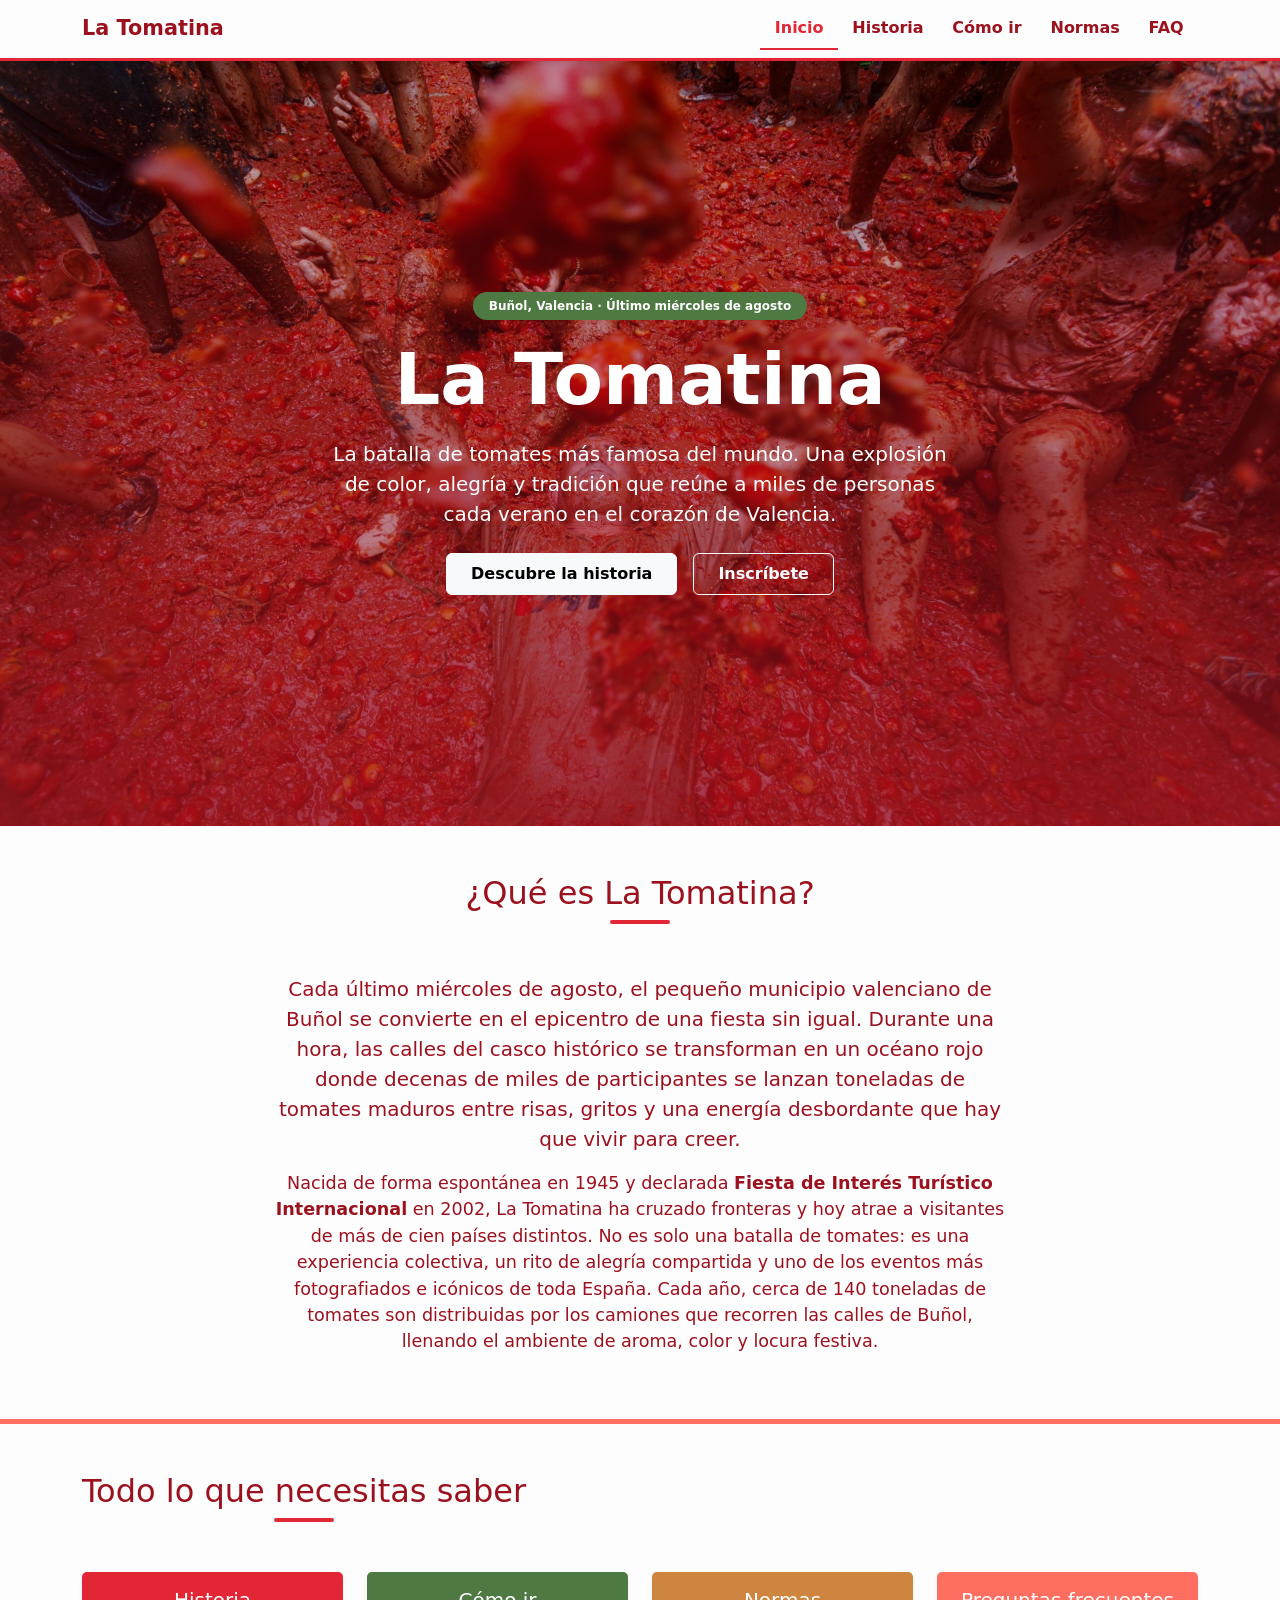
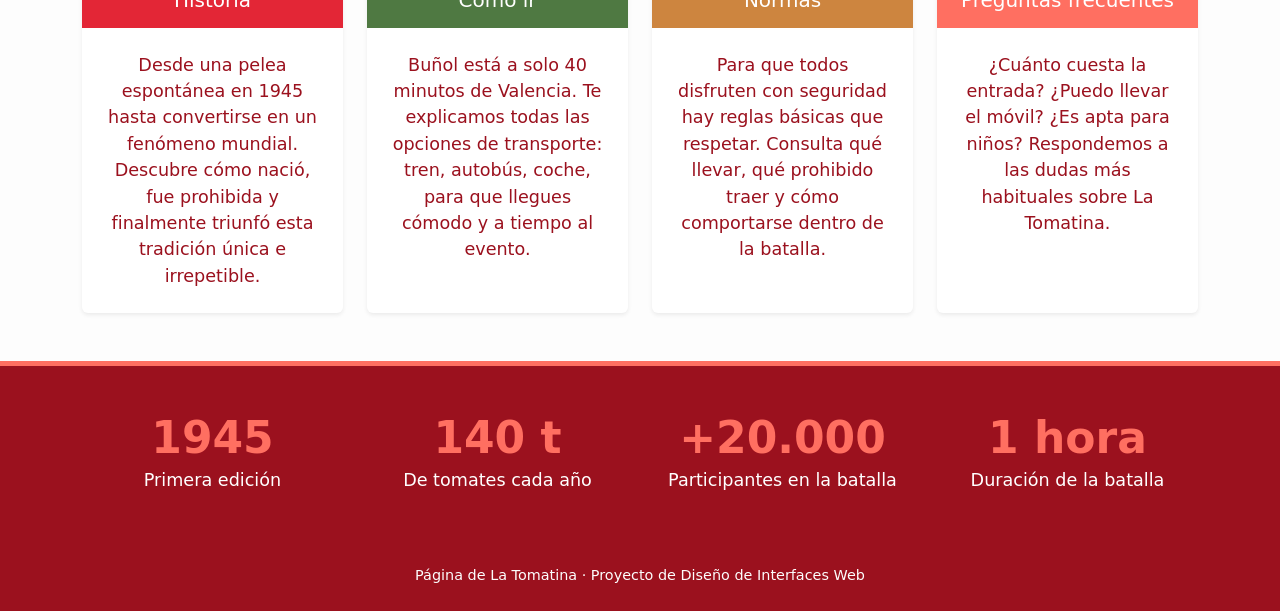
<file: index.html>
<!doctype html>
<html lang="es">
  <head>
    <meta charset="UTF-8" />
    <meta name="viewport" content="width=device-width, initial-scale=1.0" />
    <title>La Tomatina de Buñol</title>
    <link
      href="https://cdn.jsdelivr.net/npm/bootstrap@5.0.2/dist/css/bootstrap.min.css"
      rel="stylesheet"
      integrity="sha384-EVSTQN3/azprG1Anm3QDgpJLIm9Nao0Yz1ztcQTwFspd3yD65VohhpuuCOmLASjC"
      crossorigin="anonymous"
    />
    <script
      src="https://cdn.jsdelivr.net/npm/bootstrap@5.0.2/dist/js/bootstrap.bundle.min.js"
      integrity="sha384-MrcW6ZMFYlzcLA8Nl+NtUVF0sA7MsXsP1UyJoMp4YLEuNSfAP+JcXn/tWtIaxVXM"
      crossorigin="anonymous"
    ></script>
    <link rel="stylesheet" href="css/style.css" />
  </head>
  <body>

    <nav class="navbar navbar-expand-lg sticky-top" aria-label="Navegación principal">
      <div class="container">
        <a class="navbar-brand" href="index.html">La Tomatina</a>
        <button
          class="navbar-toggler"
          type="button"
          data-bs-toggle="collapse"
          data-bs-target="#navbarMain"
          aria-controls="navbarMain"
          aria-expanded="false"
          aria-label="Abrir menú de navegación"
        >
          <span class="navbar-toggler-icon"></span>
        </button>
        <div class="collapse navbar-collapse" id="navbarMain">
          <ul class="navbar-nav ms-auto mb-2 mb-lg-0">
            <li class="nav-item"><a class="nav-link active" aria-current="page" href="index.html">Inicio</a></li>
            <li class="nav-item"><a class="nav-link" href="historia.html">Historia</a></li>
            <li class="nav-item"><a class="nav-link" href="comoir.html">Cómo ir</a></li>
            <li class="nav-item"><a class="nav-link" href="normas.html">Normas</a></li>
            <li class="nav-item"><a class="nav-link" href="faq.html">FAQ</a></li>
          </ul>
        </div>
      </div>
    </nav>

    <section class="position-relative" aria-label="Portada de La Tomatina">
      <img
        src="images/c3.jpg"
        class="hero-img"
        alt="Participantes cubiertos de tomates durante la batalla de La Tomatina en Buñol"
      />
      <div class="hero-overlay position-absolute top-0 start-0 w-100 h-100 d-flex flex-column justify-content-center align-items-center text-center">
        <span class="badge bg-tallo rounded-pill px-3 py-2 mb-3">Buñol, Valencia &middot; Último miércoles de agosto</span>
        <h1 class="display-2 fw-bold text-white mb-3">La Tomatina</h1>
        <p class="lead text-white mb-4 col-12 col-md-8 col-lg-6">
          La batalla de tomates más famosa del mundo. Una explosión de color, alegría y tradición que reúne a miles de personas cada verano en el corazón de Valencia.
        </p>
        <div class="d-flex flex-wrap gap-3 justify-content-center">
          <a href="historia.html" class="btn btn-light fw-semibold px-4 py-2">Descubre la historia</a>
          <a href="normas.html" class="btn btn-outline-light fw-semibold px-4 py-2">Inscríbete</a>
        </div>
      </div>
    </section>

    <section class="py-5">
      <div class="container">
        <div class="row justify-content-center">
          <div class="col-12 col-md-10 col-lg-8 text-center">
            <h2 class="mb-4 titulo-decorado">¿Qué es La Tomatina?</h2>
            <p class="lead mt-3">
              Cada último miércoles de agosto, el pequeño municipio valenciano de Buñol se convierte en el epicentro de una fiesta sin igual. Durante una hora, las calles del casco histórico se transforman en un océano rojo donde decenas de miles de participantes se lanzan toneladas de tomates maduros entre risas, gritos y una energía desbordante que hay que vivir para creer.
            </p>
            <p>
              Nacida de forma espontánea en 1945 y declarada <strong>Fiesta de Interés Turístico Internacional</strong> en 2002, La Tomatina ha cruzado fronteras y hoy atrae a visitantes de más de cien países distintos. No es solo una batalla de tomates: es una experiencia colectiva, un rito de alegría compartida y uno de los eventos más fotografiados e icónicos de toda España. Cada año, cerca de 140 toneladas de tomates son distribuidas por los camiones que recorren las calles de Buñol, llenando el ambiente de aroma, color y locura festiva.
            </p>
          </div>
        </div>
      </div>
    </section>

    <section class="py-5 bg-blanco-sucio franja-color" aria-label="Secciones principales de la web">
      <div class="container">
        <h2 class="text-center mb-2 titulo-decorado">Todo lo que necesitas saber</h2>
        <div class="row row-cols-1 row-cols-sm-2 row-cols-xl-4 g-4 mt-2">

          <div class="col">
            <a href="historia.html" class="text-decoration-none" aria-label="Ir a Historia">
              <div class="card card-hover h-100 border-0 shadow-sm">
                <div class="card-header bg-tomate-intenso text-white text-center py-3 border-0">
                  <h3 class="h5 mb-0 text-white">Historia</h3>
                </div>
                <div class="card-body text-center p-4">
                  <p class="card-text">
                    Desde una pelea espontánea en 1945 hasta convertirse en un fenómeno mundial. Descubre cómo nació, fue prohibida y finalmente triunfó esta tradición única e irrepetible.
                  </p>
                </div>
              </div>
            </a>
          </div>

          <div class="col">
            <a href="comoir.html" class="text-decoration-none" aria-label="Ir a Cómo ir">
              <div class="card card-hover h-100 border-0 shadow-sm">
                <div class="card-header bg-tallo text-white text-center py-3 border-0">
                  <h3 class="h5 mb-0 text-white">Cómo ir</h3>
                </div>
                <div class="card-body text-center p-4">
                  <p class="card-text">
                    Buñol está a solo 40 minutos de Valencia. Te explicamos todas las opciones de transporte: tren, autobús, coche, para que llegues cómodo y a tiempo al evento.
                  </p>
                </div>
              </div>
            </a>
          </div>

          <div class="col">
            <a href="normas.html" class="text-decoration-none" aria-label="Ir a Normas e inscripción">
              <div class="card card-hover h-100 border-0 shadow-sm">
                <div class="card-header bg-pueblo text-white text-center py-3 border-0">
                  <h3 class="h5 mb-0 text-white">Normas</h3>
                </div>
                <div class="card-body text-center p-4">
                  <p class="card-text">
                    Para que todos disfruten con seguridad hay reglas básicas que respetar. Consulta qué llevar, qué prohibido traer y cómo comportarse dentro de la batalla.
                  </p>
                </div>
              </div>
            </a>
          </div>

          <div class="col">
            <a href="faq.html" class="text-decoration-none" aria-label="Ir a Preguntas frecuentes">
              <div class="card card-hover h-100 border-0 shadow-sm">
                <div class="card-header bg-tomate-zumo text-white text-center py-3 border-0">
                  <h3 class="h5 mb-0 text-white">Preguntas frecuentes</h3>
                </div>
                <div class="card-body text-center p-4">
                  <p class="card-text">
                    ¿Cuánto cuesta la entrada? ¿Puedo llevar el móvil? ¿Es apta para niños? Respondemos a las dudas más habituales sobre La Tomatina.
                  </p>
                </div>
              </div>
            </a>
          </div>

        </div>
      </div>
    </section>

    <section class="py-5 bg-tomate-piel" aria-label="Datos destacados de La Tomatina">
      <div class="container">
        <div class="row text-center row-cols-2 row-cols-md-4 g-4">
          <div class="col">
            <p class="stat-number mb-1">1945</p>
            <p class="text-white mb-0">Primera edición</p>
          </div>
          <div class="col">
            <p class="stat-number mb-1">140 t</p>
            <p class="text-white mb-0">De tomates cada año</p>
          </div>
          <div class="col">
            <p class="stat-number mb-1">+20.000</p>
            <p class="text-white mb-0">Participantes en la batalla</p>
          </div>
          <div class="col">
            <p class="stat-number mb-1">1 hora</p>
            <p class="text-white mb-0">Duración de la batalla</p>
          </div>
        </div>
      </div>
    </section>

    <footer>
      <p class="text-center">Página de La Tomatina &middot; Proyecto de Diseño de Interfaces Web</p>
    </footer>

  </body>
</html>
</file>
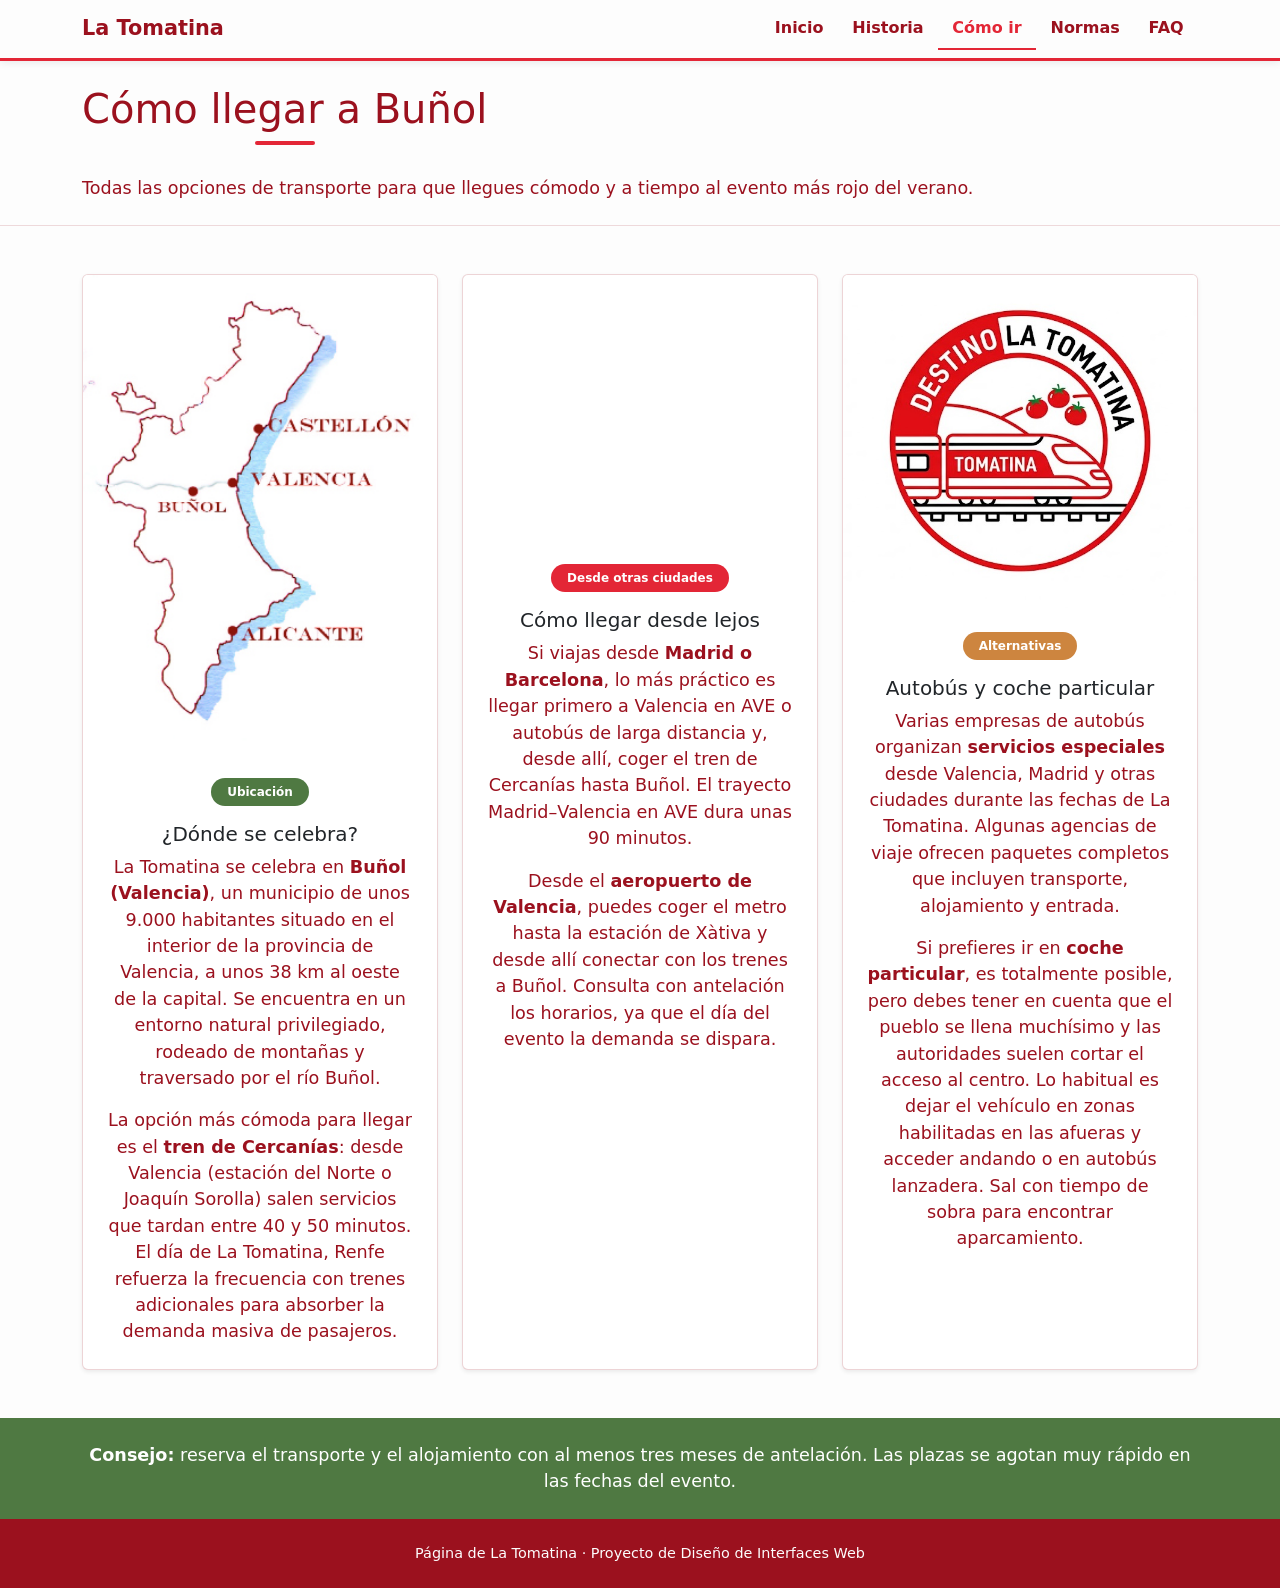
<file: comoir.html>
<!doctype html>
<html lang="es">
  <head>
    <meta charset="UTF-8" />
    <meta name="viewport" content="width=device-width, initial-scale=1.0" />
    <title>Cómo ir &ndash; La Tomatina de Buñol</title>
    <link
      href="https://cdn.jsdelivr.net/npm/bootstrap@5.0.2/dist/css/bootstrap.min.css"
      rel="stylesheet"
      integrity="sha384-EVSTQN3/azprG1Anm3QDgpJLIm9Nao0Yz1ztcQTwFspd3yD65VohhpuuCOmLASjC"
      crossorigin="anonymous"
    />
    <script
      src="https://cdn.jsdelivr.net/npm/bootstrap@5.0.2/dist/js/bootstrap.bundle.min.js"
      integrity="sha384-MrcW6ZMFYlzcLA8Nl+NtUVF0sA7MsXsP1UyJoMp4YLEuNSfAP+JcXn/tWtIaxVXM"
      crossorigin="anonymous"
    ></script>
    <link rel="stylesheet" href="css/style.css" />
  </head>
  <body>

    <nav class="navbar navbar-expand-lg sticky-top" aria-label="Navegación principal">
      <div class="container">
        <a class="navbar-brand" href="index.html">La Tomatina</a>
        <button
          class="navbar-toggler"
          type="button"
          data-bs-toggle="collapse"
          data-bs-target="#navbarMain"
          aria-controls="navbarMain"
          aria-expanded="false"
          aria-label="Abrir menú de navegación"
        >
          <span class="navbar-toggler-icon"></span>
        </button>
        <div class="collapse navbar-collapse" id="navbarMain">
          <ul class="navbar-nav ms-auto mb-2 mb-lg-0">
            <li class="nav-item"><a class="nav-link" href="index.html">Inicio</a></li>
            <li class="nav-item"><a class="nav-link" href="historia.html">Historia</a></li>
            <li class="nav-item"><a class="nav-link active" aria-current="page" href="comoir.html">Cómo ir</a></li>
            <li class="nav-item"><a class="nav-link" href="normas.html">Normas</a></li>
            <li class="nav-item"><a class="nav-link" href="faq.html">FAQ</a></li>
          </ul>
        </div>
      </div>
    </nav>

    <div class="py-4 bg-blanco-sucio border-bottom" style="border-color: rgba(155,17,30,0.15) !important;">
      <div class="container">
        <h1 class="mb-1 titulo-decorado">Cómo llegar a Buñol</h1>
        <p class="mb-0 mt-3">Todas las opciones de transporte para que llegues cómodo y a tiempo al evento más rojo del verano.</p>
      </div>
    </div>

    <section class="py-5">
      <div class="container">
        <div class="row row-cols-1 row-cols-md-2 row-cols-lg-3 g-4 justify-content-center">

          <div class="col d-flex">
            <div class="card card-hover w-100 shadow-sm">
              <img src="images/mapa.jpg" class="card-img-top" alt="Ubicación de Buñol en el mapa de España" />
              <div class="card-body text-center p-4">
                <span class="badge bg-tallo rounded-pill px-3 py-2 mb-2">Ubicación</span>
                <h2 class="h5 card-title mt-2">¿Dónde se celebra?</h2>
                <p class="card-text">
                  La Tomatina se celebra en <strong>Buñol (Valencia)</strong>, un municipio de unos 9.000 habitantes situado en el interior de la provincia de Valencia, a unos 38 km al oeste de la capital. Se encuentra en un entorno natural privilegiado, rodeado de montañas y traversado por el río Buñol.
                </p>
                <p class="card-text">
                  La opción más cómoda para llegar es el <strong>tren de Cercanías</strong>: desde Valencia (estación del Norte o Joaquín Sorolla) salen servicios que tardan entre 40 y 50 minutos. El día de La Tomatina, Renfe refuerza la frecuencia con trenes adicionales para absorber la demanda masiva de pasajeros.
                </p>
              </div>
            </div>
          </div>

          <div class="col d-flex">
            <div class="card card-hover w-100 shadow-sm">
              <div class="ratio ratio-4x3">
                <iframe
                  src="https://www.google.com/maps/embed?pb=!1m18!1m12!1m3!1d3167.240398091387!2d-0.789027684692332!3d39.41833107949321!2m3!1f0!2f0!3f0!3m2!1i1024!2i768!4f13.1!3m3!1m2!1s0xd605d8ef9fb7fd3%3A0x727fc1a8e6f4af!2sBu%C3%B1ol%2C%20Valencia!5e0!3m2!1ses!2ses!4v00000000000000"
                  title="Mapa de Buñol, Valencia"
                  allowfullscreen=""
                  loading="lazy"
                  referrerpolicy="no-referrer-when-downgrade"
                  style="border: 0;">
                </iframe>
              </div>
              <div class="card-body text-center p-4">
                <span class="badge bg-tomate-intenso rounded-pill px-3 py-2 mb-2">Desde otras ciudades</span>
                <h2 class="h5 card-title mt-2">Cómo llegar desde lejos</h2>
                <p class="card-text">
                  Si viajas desde <strong>Madrid o Barcelona</strong>, lo más práctico es llegar primero a Valencia en AVE o autobús de larga distancia y, desde allí, coger el tren de Cercanías hasta Buñol. El trayecto Madrid&ndash;Valencia en AVE dura unas 90 minutos.
                </p>
                <p class="card-text">
                  Desde el <strong>aeropuerto de Valencia</strong>, puedes coger el metro hasta la estación de Xàtiva y desde allí conectar con los trenes a Buñol. Consulta con antelación los horarios, ya que el día del evento la demanda se dispara.
                </p>
              </div>
            </div>
          </div>

          <div class="col d-flex">
            <div class="card card-hover w-100 shadow-sm">
              <img src="images/destinoTomatina.jpg" class="card-img-top" alt="Acceso al municipio de Buñol" />
              <div class="card-body text-center p-4">
                <span class="badge bg-pueblo rounded-pill px-3 py-2 mb-2">Alternativas</span>
                <h2 class="h5 card-title mt-2">Autobús y coche particular</h2>
                <p class="card-text">
                  Varias empresas de autobús organizan <strong>servicios especiales</strong> desde Valencia, Madrid y otras ciudades durante las fechas de La Tomatina. Algunas agencias de viaje ofrecen paquetes completos que incluyen transporte, alojamiento y entrada.
                </p>
                <p class="card-text">
                  Si prefieres ir en <strong>coche particular</strong>, es totalmente posible, pero debes tener en cuenta que el pueblo se llena muchísimo y las autoridades suelen cortar el acceso al centro. Lo habitual es dejar el vehículo en zonas habilitadas en las afueras y acceder andando o en autobús lanzadera. Sal con tiempo de sobra para encontrar aparcamiento.
                </p>
              </div>
            </div>
          </div>

        </div>
      </div>
    </section>

    <div class="py-4 bg-tallo">
      <div class="container">
        <p class="text-white text-center mb-0">
          <strong>Consejo:</strong> reserva el transporte y el alojamiento con al menos tres meses de antelación. Las plazas se agotan muy rápido en las fechas del evento.
        </p>
      </div>
    </div>

    <footer>
      <p class="text-center">Página de La Tomatina &middot; Proyecto de Diseño de Interfaces Web</p>
    </footer>

  </body>
</html>
</file>
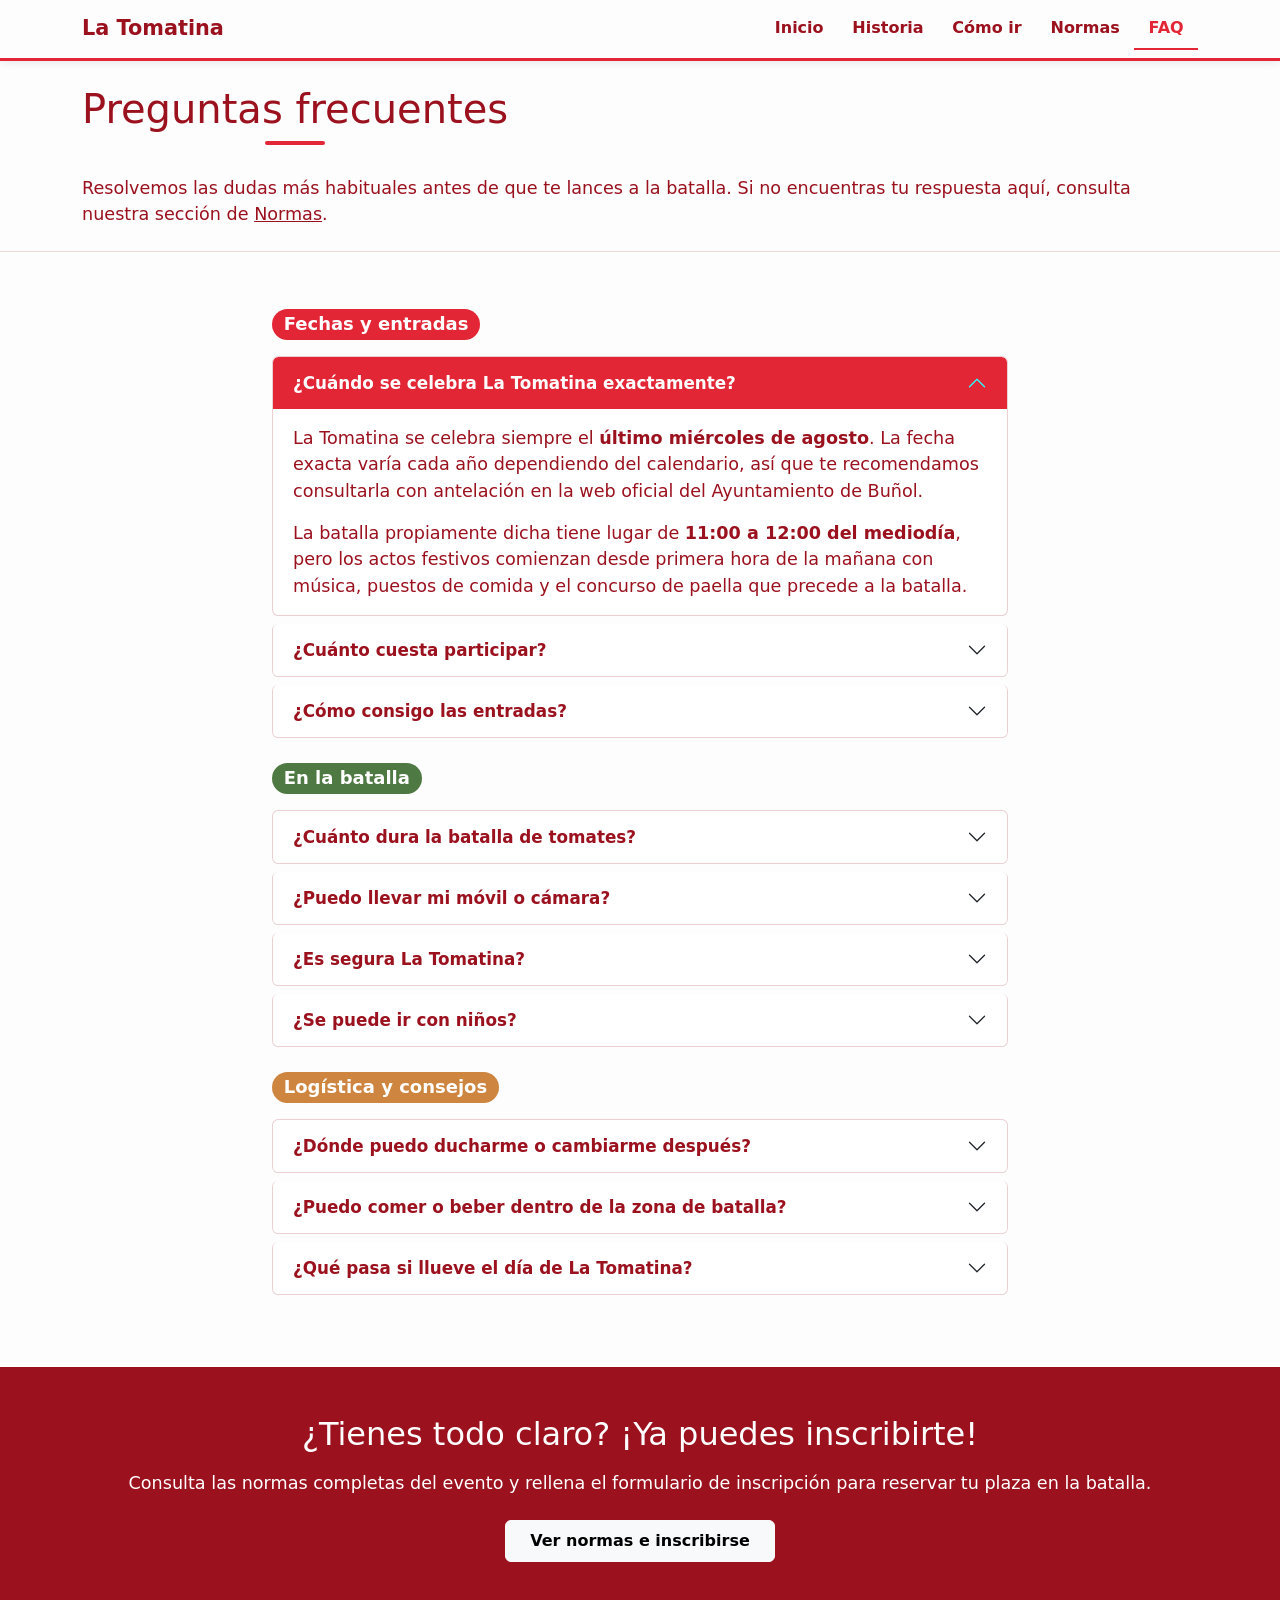
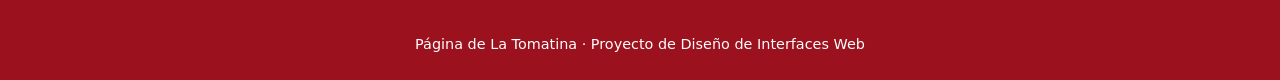
<file: faq.html>
<!doctype html>
<html lang="es">
  <head>
    <meta charset="UTF-8" />
    <meta name="viewport" content="width=device-width, initial-scale=1.0" />
    <title>Preguntas frecuentes &ndash; La Tomatina de Buñol</title>
    <link
      href="https://cdn.jsdelivr.net/npm/bootstrap@5.0.2/dist/css/bootstrap.min.css"
      rel="stylesheet"
      integrity="sha384-EVSTQN3/azprG1Anm3QDgpJLIm9Nao0Yz1ztcQTwFspd3yD65VohhpuuCOmLASjC"
      crossorigin="anonymous"
    />
    <script
      src="https://cdn.jsdelivr.net/npm/bootstrap@5.0.2/dist/js/bootstrap.bundle.min.js"
      integrity="sha384-MrcW6ZMFYlzcLA8Nl+NtUVF0sA7MsXsP1UyJoMp4YLEuNSfAP+JcXn/tWtIaxVXM"
      crossorigin="anonymous"
    ></script>
    <link rel="stylesheet" href="css/style.css" />
  </head>
  <body>

    <nav class="navbar navbar-expand-lg sticky-top" aria-label="Navegación principal">
      <div class="container">
        <a class="navbar-brand" href="index.html">La Tomatina</a>
        <button
          class="navbar-toggler"
          type="button"
          data-bs-toggle="collapse"
          data-bs-target="#navbarMain"
          aria-controls="navbarMain"
          aria-expanded="false"
          aria-label="Abrir menú de navegación"
        >
          <span class="navbar-toggler-icon"></span>
        </button>
        <div class="collapse navbar-collapse" id="navbarMain">
          <ul class="navbar-nav ms-auto mb-2 mb-lg-0">
            <li class="nav-item"><a class="nav-link" href="index.html">Inicio</a></li>
            <li class="nav-item"><a class="nav-link" href="historia.html">Historia</a></li>
            <li class="nav-item"><a class="nav-link" href="comoir.html">Cómo ir</a></li>
            <li class="nav-item"><a class="nav-link" href="normas.html">Normas</a></li>
            <li class="nav-item"><a class="nav-link active" aria-current="page" href="faq.html">FAQ</a></li>
          </ul>
        </div>
      </div>
    </nav>

    <div class="py-4 bg-blanco-sucio border-bottom" style="border-color: rgba(155,17,30,0.15) !important;">
      <div class="container">
        <h1 class="mb-1 titulo-decorado">Preguntas frecuentes</h1>
        <p class="mb-0 mt-3">Resolvemos las dudas más habituales antes de que te lances a la batalla. Si no encuentras tu respuesta aquí, consulta nuestra sección de <a href="normas.html">Normas</a>.</p>
      </div>
    </div>

    <section class="py-5">
      <div class="container">
        <div class="row justify-content-center">
          <div class="col-12 col-lg-9 col-xl-8">

            <h2 class="h4 mb-3 mt-2">
              <span class="badge bg-tomate-intenso rounded-pill me-2">Fechas y entradas</span>
            </h2>

            <div class="accordion mb-4" id="faqFechas">

              <div class="accordion-item">
                <h3 class="accordion-header" id="h-fecha">
                  <button class="accordion-button" type="button" data-bs-toggle="collapse" data-bs-target="#c-fecha" aria-expanded="true" aria-controls="c-fecha">
                    ¿Cuándo se celebra La Tomatina exactamente?
                  </button>
                </h3>
                <div id="c-fecha" class="accordion-collapse collapse show" aria-labelledby="h-fecha" data-bs-parent="#faqFechas">
                  <div class="accordion-body">
                    <p>La Tomatina se celebra siempre el <strong>último miércoles de agosto</strong>. La fecha exacta varía cada año dependiendo del calendario, así que te recomendamos consultarla con antelación en la web oficial del Ayuntamiento de Buñol.</p>
                    <p class="mb-0">La batalla propiamente dicha tiene lugar de <strong>11:00 a 12:00 del mediodía</strong>, pero los actos festivos comienzan desde primera hora de la mañana con música, puestos de comida y el concurso de paella que precede a la batalla.</p>
                  </div>
                </div>
              </div>

              <div class="accordion-item">
                <h3 class="accordion-header" id="h-precio">
                  <button class="accordion-button collapsed" type="button" data-bs-toggle="collapse" data-bs-target="#c-precio" aria-expanded="false" aria-controls="c-precio">
                    ¿Cuánto cuesta participar?
                  </button>
                </h3>
                <div id="c-precio" class="accordion-collapse collapse" aria-labelledby="h-precio" data-bs-parent="#faqFechas">
                  <div class="accordion-body">
                    <p>Desde 2013 es obligatorio adquirir una <strong>entrada oficial</strong> para participar en la batalla. El precio de la entrada ronda los <strong>10&thinsp;&euro;</strong> por persona, aunque la cifra puede variar ligeramente cada edición.</p>
                    <p class="mb-0">Existen también paquetes organizados por agencias colaboradoras que incluyen transporte, alojamiento y entrada al evento por un precio cerrado. Son cómodos si vienes de lejos, aunque resultan más caros que organizar el viaje por tu cuenta.</p>
                  </div>
                </div>
              </div>

              <div class="accordion-item">
                <h3 class="accordion-header" id="h-entradas">
                  <button class="accordion-button collapsed" type="button" data-bs-toggle="collapse" data-bs-target="#c-entradas" aria-expanded="false" aria-controls="c-entradas">
                    ¿Cómo consigo las entradas?
                  </button>
                </h3>
                <div id="c-entradas" class="accordion-collapse collapse" aria-labelledby="h-entradas" data-bs-parent="#faqFechas">
                  <div class="accordion-body">
                    <p>Las entradas se adquieren a través del <strong>sitio web oficial del Ayuntamiento de Buñol</strong> o de sus agencias colaboradoras autorizadas. El aforo está limitado a <strong>20.000 participantes</strong>, por lo que las entradas se agotan muy rápido.</p>
                    <p class="mb-0">Se recomienda estar pendiente de la apertura de la venta con mucha antelación, habitualmente varios meses antes del evento. <strong>Desconfía de revendedores no oficiales</strong>: en los accesos a la zona de batalla se controla la entrada con la acreditación oficial.</p>
                  </div>
                </div>
              </div>

            </div>

            <h2 class="h4 mb-3 mt-4">
              <span class="badge bg-tallo rounded-pill me-2">En la batalla</span>
            </h2>

            <div class="accordion mb-4" id="faqBatalla">

              <div class="accordion-item">
                <h3 class="accordion-header" id="h-duracion">
                  <button class="accordion-button collapsed" type="button" data-bs-toggle="collapse" data-bs-target="#c-duracion" aria-expanded="false" aria-controls="c-duracion">
                    ¿Cuánto dura la batalla de tomates?
                  </button>
                </h3>
                <div id="c-duracion" class="accordion-collapse collapse" aria-labelledby="h-duracion" data-bs-parent="#faqBatalla">
                  <div class="accordion-body">
                    <p>La batalla oficial dura exactamente <strong>una hora</strong>. Comienza con el disparo de un cohete o el sonido de un cañón de agua alrededor de las 11:00 y finaliza de la misma forma a las 12:00.</p>
                    <p class="mb-0">En cuanto suena la señal de fin, debes dejar de lanzar tomates. Inmediatamente después, los vecinos de Buñol abren mangueras y el Ayuntamiento habilita zonas de limpieza para que los participantes puedan asearse.</p>
                  </div>
                </div>
              </div>

              <div class="accordion-item">
                <h3 class="accordion-header" id="h-movil">
                  <button class="accordion-button collapsed" type="button" data-bs-toggle="collapse" data-bs-target="#c-movil" aria-expanded="false" aria-controls="c-movil">
                    ¿Puedo llevar mi móvil o cámara?
                  </button>
                </h3>
                <div id="c-movil" class="accordion-collapse collapse" aria-labelledby="h-movil" data-bs-parent="#faqBatalla">
                  <div class="accordion-body">
                    <p>Sí, pero con mucha precaución. Si decides llevar el móvil, es imprescindible guardarlo en una <strong>bolsa estanca hermética</strong>. Las cámaras fotográficas sin protección específica corren el riesgo de arruinarse por completo, ya que el ácido del tomate penetra en cualquier rendija.</p>
                    <p class="mb-0">Muchos participantes veteranos prefieren dejar sus dispositivos en el alojamiento y simplemente disfrutar del momento sin preocupaciones. Recuerda que la experiencia de La Tomatina es difícilmente captable en una fotografía desde dentro.</p>
                  </div>
                </div>
              </div>

              <div class="accordion-item">
                <h3 class="accordion-header" id="h-seguridad">
                  <button class="accordion-button collapsed" type="button" data-bs-toggle="collapse" data-bs-target="#c-seguridad" aria-expanded="false" aria-controls="c-seguridad">
                    ¿Es segura La Tomatina?
                  </button>
                </h3>
                <div id="c-seguridad" class="accordion-collapse collapse" aria-labelledby="h-seguridad" data-bs-parent="#faqBatalla">
                  <div class="accordion-body">
                    <p>La Tomatina tiene un excelente historial de seguridad, especialmente desde la implantación del sistema de entradas en 2013, que limitó el aforo y redujo la masificación. Hay servicios médicos, policía y personal de organización distribuidos por toda la zona de la batalla.</p>
                    <p class="mb-0">Los tomates se lanzan aplastados para reducir el riesgo de lesiones. Como en cualquier evento multitudinario, lo más importante es mantener la calma, no ponerse en zonas de demasiada presión y seguir siempre las indicaciones del personal.</p>
                  </div>
                </div>
              </div>

              <div class="accordion-item">
                <h3 class="accordion-header" id="h-ninos">
                  <button class="accordion-button collapsed" type="button" data-bs-toggle="collapse" data-bs-target="#c-ninos" aria-expanded="false" aria-controls="c-ninos">
                    ¿Se puede ir con niños?
                  </button>
                </h3>
                <div id="c-ninos" class="accordion-collapse collapse" aria-labelledby="h-ninos" data-bs-parent="#faqBatalla">
                  <div class="accordion-body">
                    <p>No hay una edad mínima oficial, pero <strong>no se recomienda llevar a niños pequeños a la zona de la batalla</strong>. La masificación, la presión entre la gente y la intensidad del evento pueden resultar abrumadores o incluso peligrosos para los más pequeños.</p>
                    <p class="mb-0">Los niños sí pueden disfrutar del ambiente del pueblo y de las demás actividades de las fiestas patronales de Buñol desde las zonas habilitadas fuera del núcleo de la batalla, donde hay música, puestos de comida y actuaciones durante todo el día.</p>
                  </div>
                </div>
              </div>

            </div>

            <h2 class="h4 mb-3 mt-4">
              <span class="badge bg-pueblo rounded-pill me-2">Logística y consejos</span>
            </h2>

            <div class="accordion mb-4" id="faqLogistica">

              <div class="accordion-item">
                <h3 class="accordion-header" id="h-ducha">
                  <button class="accordion-button collapsed" type="button" data-bs-toggle="collapse" data-bs-target="#c-ducha" aria-expanded="false" aria-controls="c-ducha">
                    ¿Dónde puedo ducharme o cambiarme después?
                  </button>
                </h3>
                <div id="c-ducha" class="accordion-collapse collapse" aria-labelledby="h-ducha" data-bs-parent="#faqLogistica">
                  <div class="accordion-body">
                    <p>El ayuntamiento habilita <strong>zonas de duchas y limpieza</strong> en los accesos al casco histórico. Además, es tradición que los vecinos del pueblo abran las mangueras de sus casas para ayudar a limpiar a los participantes que salen de la batalla.</p>
                    <p class="mb-0">Si te alojas en Buñol o en Valencia, podrás ducharte con calma en tu alojamiento. Es fundamental llevar <strong>ropa de recambio en una bolsa impermeable</strong> que no hayas metido en la zona de batalla, ya que todo lo que entra contigo acaba empapado en tomate.</p>
                  </div>
                </div>
              </div>

              <div class="accordion-item">
                <h3 class="accordion-header" id="h-comida">
                  <button class="accordion-button collapsed" type="button" data-bs-toggle="collapse" data-bs-target="#c-comida" aria-expanded="false" aria-controls="c-comida">
                    ¿Puedo comer o beber dentro de la zona de batalla?
                  </button>
                </h3>
                <div id="c-comida" class="accordion-collapse collapse" aria-labelledby="h-comida" data-bs-parent="#faqLogistica">
                  <div class="accordion-body">
                    <p>Está <strong>prohibido introducir comida o bebidas externas</strong> en la zona de la batalla, y especialmente cualquier recipiente de vidrio, que supone un peligro grave para los participantes.</p>
                    <p class="mb-0">Fuera del perímetro de la batalla hay puestos de avituallamiento y bares habilitados donde podrás reponer fuerzas antes y después del evento. Se recomienda comer algo ligero por la mañana antes de entrar y hidratarse bien, ya que el calor de agosto en Valencia es considerable.</p>
                  </div>
                </div>
              </div>

              <div class="accordion-item">
                <h3 class="accordion-header" id="h-lluvia">
                  <button class="accordion-button collapsed" type="button" data-bs-toggle="collapse" data-bs-target="#c-lluvia" aria-expanded="false" aria-controls="c-lluvia">
                    ¿Qué pasa si llueve el día de La Tomatina?
                  </button>
                </h3>
                <div id="c-lluvia" class="accordion-collapse collapse" aria-labelledby="h-lluvia" data-bs-parent="#faqLogistica">
                  <div class="accordion-body">
                    <p>La Tomatina se celebra prácticamente con cualquier climatología, ya que el último miércoles de agosto en Valencia es casi siempre soleado y caluroso. La lluvia no es habitual en esas fechas.</p>
                    <p class="mb-0">En casos extremos de alerta meteorológica grave, las autoridades podrían modificar el desarrollo del evento, pero lo habitual es que la batalla tenga lugar en cualquier circunstancia. <strong>El evento no se cancela</strong> salvo en situaciones de fuerza mayor excepcionales.</p>
                  </div>
                </div>
              </div>

            </div>

          </div>
        </div>
      </div>
    </section>

    <section class="py-5 bg-tomate-piel">
      <div class="container text-center">
        <h2 class="text-white mb-3">¿Tienes todo claro? ¡Ya puedes inscribirte!</h2>
        <p class="text-white mb-4">Consulta las normas completas del evento y rellena el formulario de inscripción para reservar tu plaza en la batalla.</p>
        <a href="normas.html" class="btn btn-light fw-semibold px-4 py-2">Ver normas e inscribirse</a>
      </div>
    </section>

    <footer>
      <p class="text-center">Página de La Tomatina &middot; Proyecto de Diseño de Interfaces Web</p>
    </footer>

  </body>
</html>
</file>
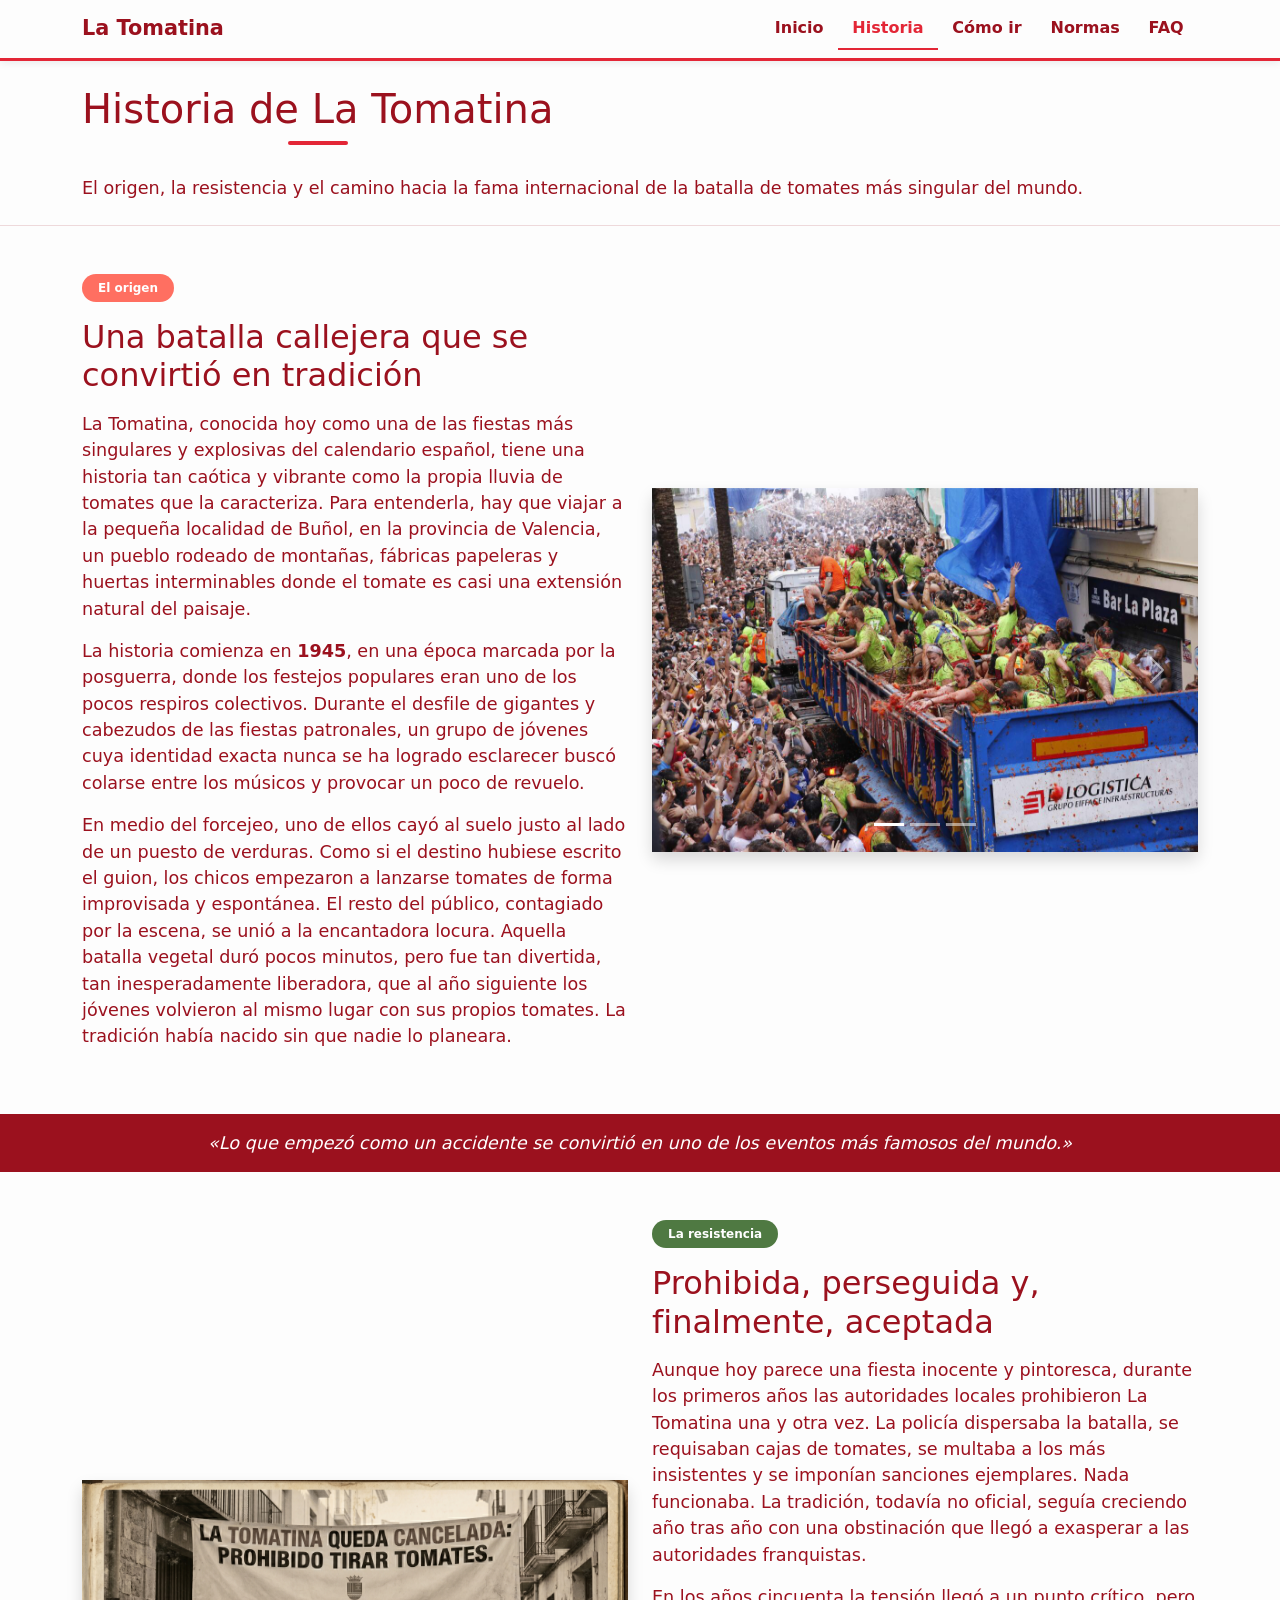
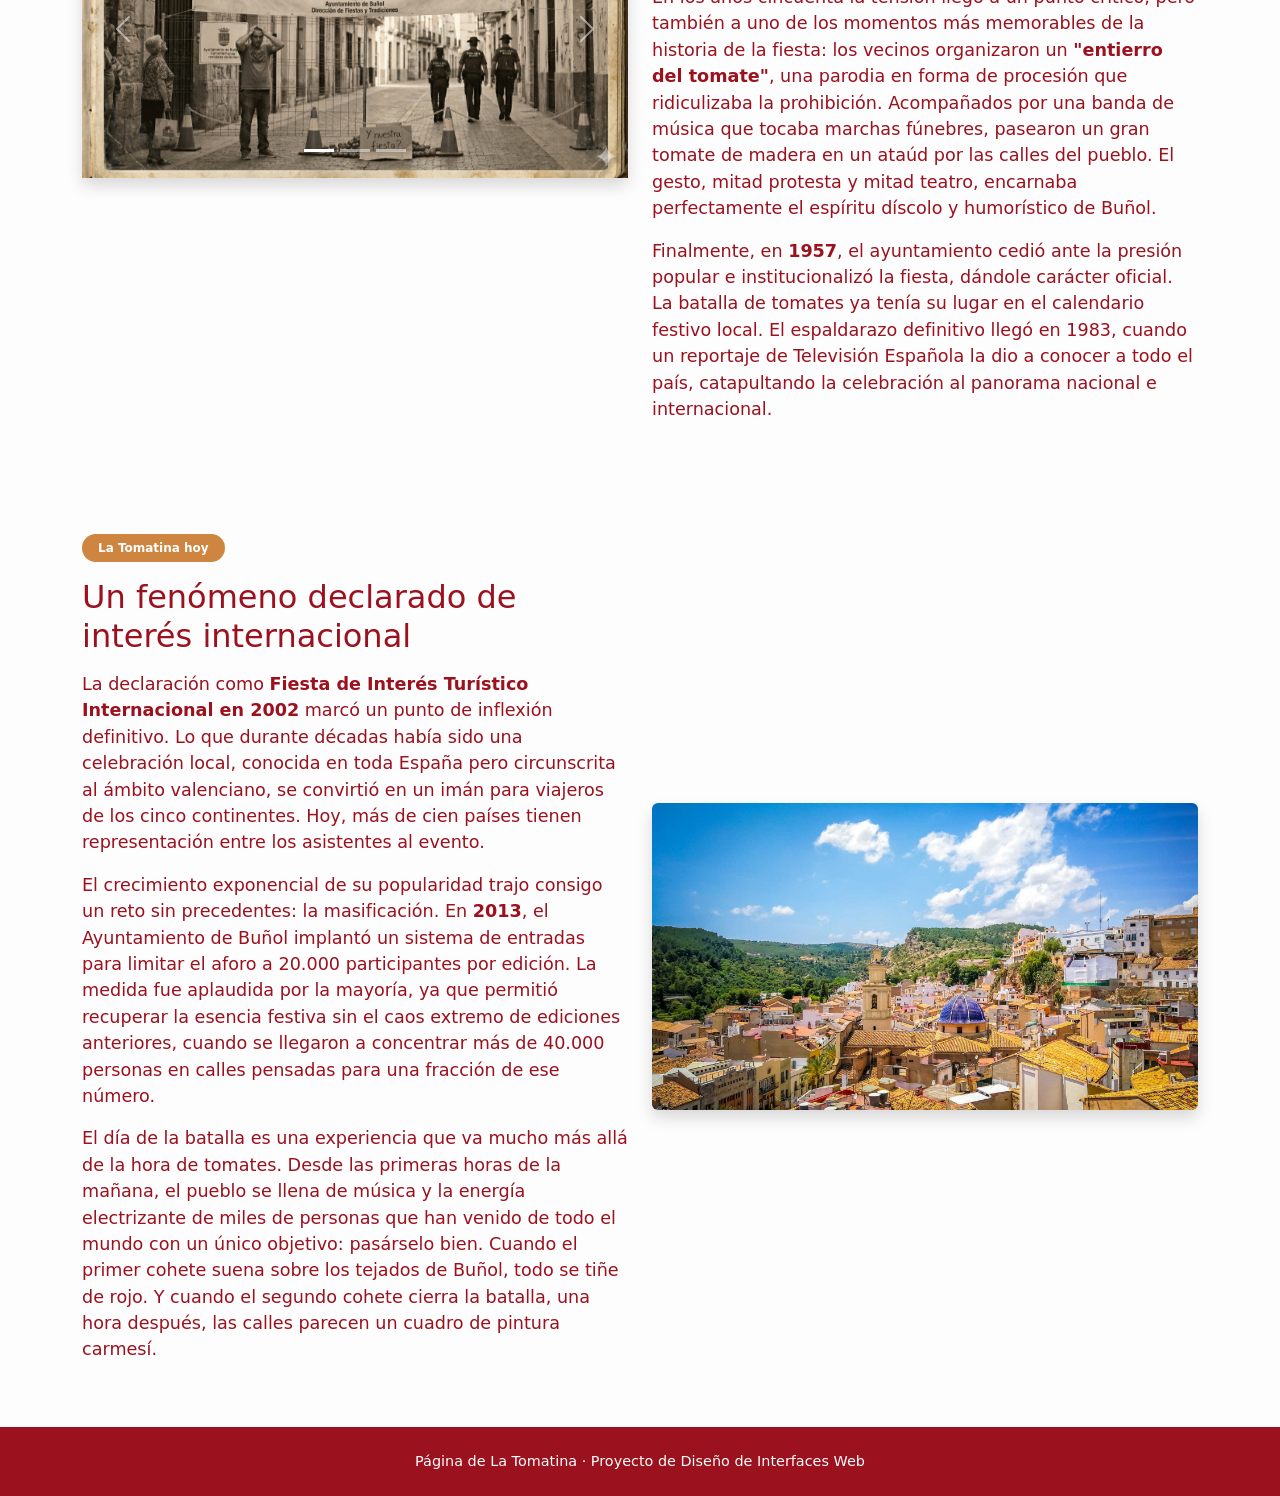
<file: historia.html>
<!doctype html>
<html lang="es">
  <head>
    <meta charset="UTF-8" />
    <meta name="viewport" content="width=device-width, initial-scale=1.0" />
    <title>Historia &ndash; La Tomatina de Buñol</title>
    <link
      href="https://cdn.jsdelivr.net/npm/bootstrap@5.0.2/dist/css/bootstrap.min.css"
      rel="stylesheet"
      integrity="sha384-EVSTQN3/azprG1Anm3QDgpJLIm9Nao0Yz1ztcQTwFspd3yD65VohhpuuCOmLASjC"
      crossorigin="anonymous"
    />
    <script
      src="https://cdn.jsdelivr.net/npm/bootstrap@5.0.2/dist/js/bootstrap.bundle.min.js"
      integrity="sha384-MrcW6ZMFYlzcLA8Nl+NtUVF0sA7MsXsP1UyJoMp4YLEuNSfAP+JcXn/tWtIaxVXM"
      crossorigin="anonymous"
    ></script>
    <link rel="stylesheet" href="css/style.css" />
  </head>
  <body>

    <nav class="navbar navbar-expand-lg sticky-top" aria-label="Navegación principal">
      <div class="container">
        <a class="navbar-brand" href="index.html">La Tomatina</a>
        <button
          class="navbar-toggler"
          type="button"
          data-bs-toggle="collapse"
          data-bs-target="#navbarMain"
          aria-controls="navbarMain"
          aria-expanded="false"
          aria-label="Abrir menú de navegación"
        >
          <span class="navbar-toggler-icon"></span>
        </button>
        <div class="collapse navbar-collapse" id="navbarMain">
          <ul class="navbar-nav ms-auto mb-2 mb-lg-0">
            <li class="nav-item"><a class="nav-link" href="index.html">Inicio</a></li>
            <li class="nav-item"><a class="nav-link active" aria-current="page" href="historia.html">Historia</a></li>
            <li class="nav-item"><a class="nav-link" href="comoir.html">Cómo ir</a></li>
            <li class="nav-item"><a class="nav-link" href="normas.html">Normas</a></li>
            <li class="nav-item"><a class="nav-link" href="faq.html">FAQ</a></li>
          </ul>
        </div>
      </div>
    </nav>

    <div class="py-4 bg-blanco-sucio border-bottom" style="border-color: rgba(155,17,30,0.15) !important;">
      <div class="container">
        <h1 class="mb-1 titulo-decorado">Historia de La Tomatina</h1>
        <p class="mb-0 mt-3">El origen, la resistencia y el camino hacia la fama internacional de la batalla de tomates más singular del mundo.</p>
      </div>
    </div>

    <section class="py-5">
      <div class="container">
        <div class="row align-items-center g-4">

          <div class="col-12 col-lg-6">
            <span class="badge bg-tomate-zumo rounded-pill px-3 py-2 mb-3">El origen</span>
            <h2 class="fs-2 mb-3">Una batalla callejera que se convirtió en tradición</h2>
            <p>
              La Tomatina, conocida hoy como una de las fiestas más singulares y explosivas del calendario español, tiene una historia tan caótica y vibrante como la propia lluvia de tomates que la caracteriza. Para entenderla, hay que viajar a la pequeña localidad de Buñol, en la provincia de Valencia, un pueblo rodeado de montañas, fábricas papeleras y huertas interminables donde el tomate es casi una extensión natural del paisaje.
            </p>
            <p>
              La historia comienza en <strong>1945</strong>, en una época marcada por la posguerra, donde los festejos populares eran uno de los pocos respiros colectivos. Durante el desfile de gigantes y cabezudos de las fiestas patronales, un grupo de jóvenes cuya identidad exacta nunca se ha logrado esclarecer buscó colarse entre los músicos y provocar un poco de revuelo.
            </p>
            <p>
              En medio del forcejeo, uno de ellos cayó al suelo justo al lado de un puesto de verduras. Como si el destino hubiese escrito el guion, los chicos empezaron a lanzarse tomates de forma improvisada y espontánea. El resto del público, contagiado por la escena, se unió a la encantadora locura. Aquella batalla vegetal duró pocos minutos, pero fue tan divertida, tan inesperadamente liberadora, que al año siguiente los jóvenes volvieron al mismo lugar con sus propios tomates. La tradición había nacido sin que nadie lo planeara.
            </p>
          </div>

          <div class="col-12 col-lg-6">
            <div id="carouselHistoria1" class="carousel slide rounded shadow" data-bs-ride="carousel">
              <div class="carousel-indicators">
                <button type="button" data-bs-target="#carouselHistoria1" data-bs-slide-to="0" class="active" aria-current="true" aria-label="Imagen 1"></button>
                <button type="button" data-bs-target="#carouselHistoria1" data-bs-slide-to="1" aria-label="Imagen 2"></button>
                <button type="button" data-bs-target="#carouselHistoria1" data-bs-slide-to="2" aria-label="Imagen 3"></button>
              </div>
              <div class="carousel-inner">
                <div class="carousel-item active">
                  <img src="images/c1.jpg" class="d-block w-100" alt="Participantes en la batalla de La Tomatina" />
                </div>
                <div class="carousel-item">
                  <img src="images/c2.jpg" class="d-block w-100" alt="La multitud durante La Tomatina" />
                </div>
                <div class="carousel-item">
                  <img src="images/c3.jpg" class="d-block w-100" alt="Tomates volando en La Tomatina de Buñol" />
                </div>
              </div>
              <button class="carousel-control-prev" type="button" data-bs-target="#carouselHistoria1" data-bs-slide="prev">
                <span class="carousel-control-prev-icon" aria-hidden="true"></span>
                <span class="visually-hidden">Anterior</span>
              </button>
              <button class="carousel-control-next" type="button" data-bs-target="#carouselHistoria1" data-bs-slide="next">
                <span class="carousel-control-next-icon" aria-hidden="true"></span>
                <span class="visually-hidden">Siguiente</span>
              </button>
            </div>
          </div>

        </div>
      </div>
    </section>

    <div class="py-3 bg-tomate-piel">
      <div class="container">
        <p class="text-white text-center mb-0 fst-italic">
          &laquo;Lo que empezó como un accidente se convirtió en uno de los eventos más famosos del mundo.&raquo;
        </p>
      </div>
    </div>

    <section class="py-5 bg-blanco-sucio">
      <div class="container">
        <div class="row align-items-center g-4 flex-lg-row-reverse">

          <div class="col-12 col-lg-6">
            <span class="badge bg-tallo rounded-pill px-3 py-2 mb-3">La resistencia</span>
            <h2 class="fs-2 mb-3">Prohibida, perseguida y, finalmente, aceptada</h2>
            <p>
              Aunque hoy parece una fiesta inocente y pintoresca, durante los primeros años las autoridades locales prohibieron La Tomatina una y otra vez. La policía dispersaba la batalla, se requisaban cajas de tomates, se multaba a los más insistentes y se imponían sanciones ejemplares. Nada funcionaba. La tradición, todavía no oficial, seguía creciendo año tras año con una obstinación que llegó a exasperar a las autoridades franquistas.
            </p>
            <p>
              En los años cincuenta la tensión llegó a un punto crítico, pero también a uno de los momentos más memorables de la historia de la fiesta: los vecinos organizaron un <strong>"entierro del tomate"</strong>, una parodia en forma de procesión que ridiculizaba la prohibición. Acompañados por una banda de música que tocaba marchas fúnebres, pasearon un gran tomate de madera en un ataúd por las calles del pueblo. El gesto, mitad protesta y mitad teatro, encarnaba perfectamente el espíritu díscolo y humorístico de Buñol.
            </p>
            <p>
              Finalmente, en <strong>1957</strong>, el ayuntamiento cedió ante la presión popular e institucionalizó la fiesta, dándole carácter oficial. La batalla de tomates ya tenía su lugar en el calendario festivo local. El espaldarazo definitivo llegó en 1983, cuando un reportaje de Televisión Española la dio a conocer a todo el país, catapultando la celebración al panorama nacional e internacional.
            </p>
          </div>

          <div class="col-12 col-lg-6">
            <div id="carouselHistoria2" class="carousel slide rounded shadow" data-bs-ride="carousel">
              <div class="carousel-indicators">
                <button type="button" data-bs-target="#carouselHistoria2" data-bs-slide-to="0" class="active" aria-current="true" aria-label="Imagen 1"></button>
                <button type="button" data-bs-target="#carouselHistoria2" data-bs-slide-to="1" aria-label="Imagen 2"></button>
                <button type="button" data-bs-target="#carouselHistoria2" data-bs-slide-to="2" aria-label="Imagen 3"></button>
              </div>
              <div class="carousel-inner">
                <div class="carousel-item active">
                  <img src="images/c4.png" class="d-block w-100" alt="La Tomatina, multitud en Buñol" />
                </div>
                <div class="carousel-item">
                  <img src="images/c5.png" class="d-block w-100" alt="Batalla de tomates en Buñol" />
                </div>
                <div class="carousel-item">
                  <img src="images/c6.png" class="d-block w-100" alt="Ambiente de La Tomatina" />
                </div>
              </div>
              <button class="carousel-control-prev" type="button" data-bs-target="#carouselHistoria2" data-bs-slide="prev">
                <span class="carousel-control-prev-icon" aria-hidden="true"></span>
                <span class="visually-hidden">Anterior</span>
              </button>
              <button class="carousel-control-next" type="button" data-bs-target="#carouselHistoria2" data-bs-slide="next">
                <span class="carousel-control-next-icon" aria-hidden="true"></span>
                <span class="visually-hidden">Siguiente</span>
              </button>
            </div>
          </div>

        </div>
      </div>
    </section>

    <section class="py-5">
      <div class="container">
        <div class="row align-items-center g-4">

          <div class="col-12 col-lg-6">
            <span class="badge bg-pueblo rounded-pill px-3 py-2 mb-3">La Tomatina hoy</span>
            <h2 class="fs-2 mb-3">Un fenómeno declarado de interés internacional</h2>
            <p>
              La declaración como <strong>Fiesta de Interés Turístico Internacional en 2002</strong> marcó un punto de inflexión definitivo. Lo que durante décadas había sido una celebración local, conocida en toda España pero circunscrita al ámbito valenciano, se convirtió en un imán para viajeros de los cinco continentes. Hoy, más de cien países tienen representación entre los asistentes al evento.
            </p>
            <p>
              El crecimiento exponencial de su popularidad trajo consigo un reto sin precedentes: la masificación. En <strong>2013</strong>, el Ayuntamiento de Buñol implantó un sistema de entradas para limitar el aforo a 20.000 participantes por edición. La medida fue aplaudida por la mayoría, ya que permitió recuperar la esencia festiva sin el caos extremo de ediciones anteriores, cuando se llegaron a concentrar más de 40.000 personas en calles pensadas para una fracción de ese número.
            </p>
            <p>
              El día de la batalla es una experiencia que va mucho más allá de la hora de tomates. Desde las primeras horas de la mañana, el pueblo se llena de música y la energía electrizante de miles de personas que han venido de todo el mundo con un único objetivo: pasárselo bien. Cuando el primer cohete suena sobre los tejados de Buñol, todo se tiñe de rojo. Y cuando el segundo cohete cierra la batalla, una hora después, las calles parecen un cuadro de pintura carmesí.
            </p>
          </div>

          <div class="col-12 col-lg-6">
            <img
              src="images/pueblo.jpg"
              class="img-fluid rounded shadow"
              alt="Vista del municipio de Buñol, sede de La Tomatina"
            />
          </div>

        </div>
      </div>
    </section>

    <footer>
      <p class="text-center">Página de La Tomatina &middot; Proyecto de Diseño de Interfaces Web</p>
    </footer>

  </body>
</html>
</file>
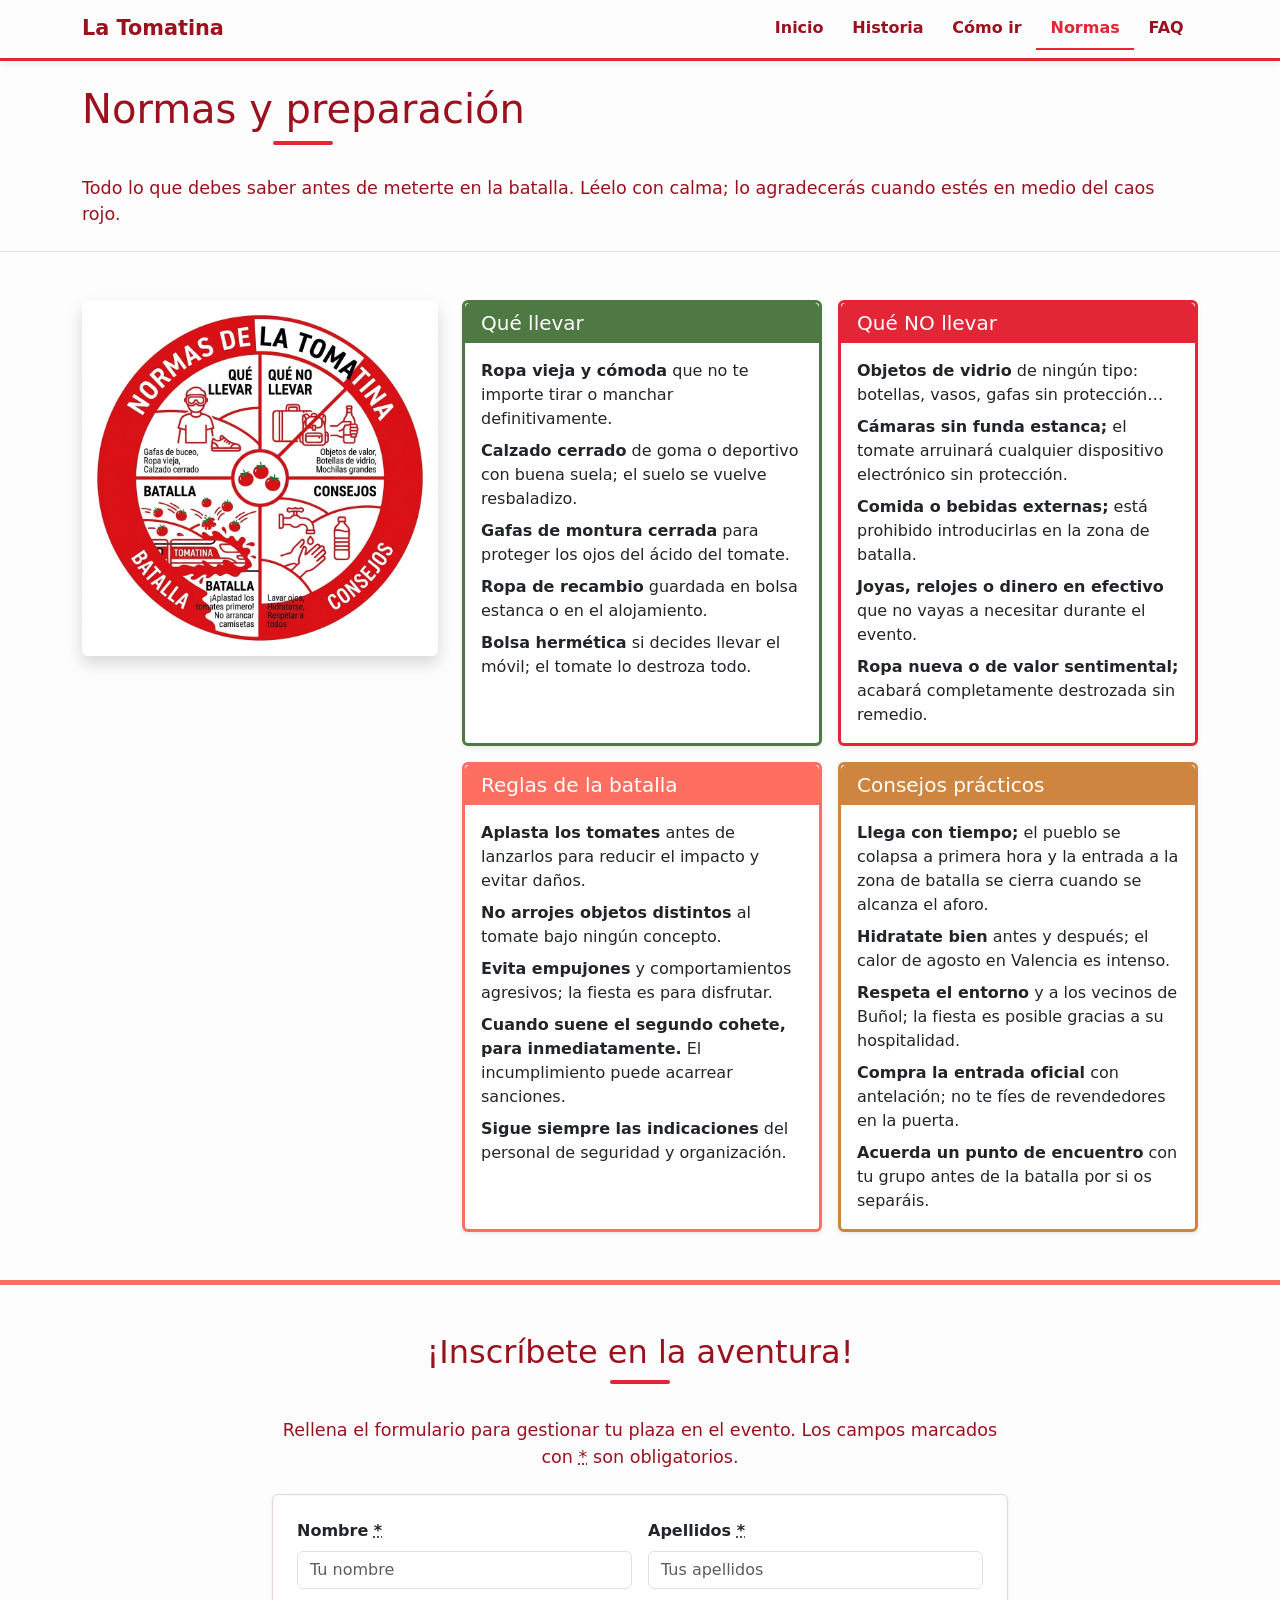
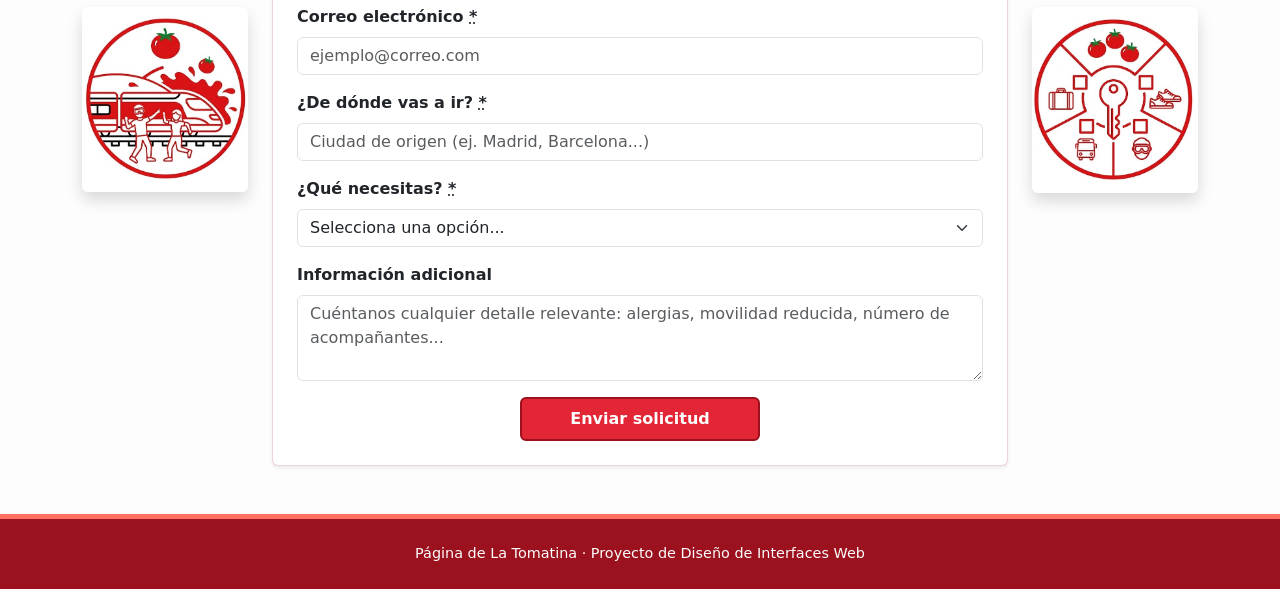
<file: normas.html>
<!doctype html>
<html lang="es">
  <head>
    <meta charset="UTF-8" />
    <meta name="viewport" content="width=device-width, initial-scale=1.0" />
    <title>Normas &ndash; La Tomatina de Buñol</title>
    <link
      href="https://cdn.jsdelivr.net/npm/bootstrap@5.0.2/dist/css/bootstrap.min.css"
      rel="stylesheet"
      integrity="sha384-EVSTQN3/azprG1Anm3QDgpJLIm9Nao0Yz1ztcQTwFspd3yD65VohhpuuCOmLASjC"
      crossorigin="anonymous"
    />
    <script
      src="https://cdn.jsdelivr.net/npm/bootstrap@5.0.2/dist/js/bootstrap.bundle.min.js"
      integrity="sha384-MrcW6ZMFYlzcLA8Nl+NtUVF0sA7MsXsP1UyJoMp4YLEuNSfAP+JcXn/tWtIaxVXM"
      crossorigin="anonymous"
    ></script>
    <link rel="stylesheet" href="css/style.css" />
  </head>
  <body>

    <nav class="navbar navbar-expand-lg sticky-top" aria-label="Navegación principal">
      <div class="container">
        <a class="navbar-brand" href="index.html">La Tomatina</a>
        <button
          class="navbar-toggler"
          type="button"
          data-bs-toggle="collapse"
          data-bs-target="#navbarMain"
          aria-controls="navbarMain"
          aria-expanded="false"
          aria-label="Abrir menú de navegación"
        >
          <span class="navbar-toggler-icon"></span>
        </button>
        <div class="collapse navbar-collapse" id="navbarMain">
          <ul class="navbar-nav ms-auto mb-2 mb-lg-0">
            <li class="nav-item"><a class="nav-link" href="index.html">Inicio</a></li>
            <li class="nav-item"><a class="nav-link" href="historia.html">Historia</a></li>
            <li class="nav-item"><a class="nav-link" href="comoir.html">Cómo ir</a></li>
            <li class="nav-item"><a class="nav-link active" aria-current="page" href="normas.html">Normas</a></li>
            <li class="nav-item"><a class="nav-link" href="faq.html">FAQ</a></li>
          </ul>
        </div>
      </div>
    </nav>

    <div class="py-4 bg-blanco-sucio border-bottom" style="border-color: rgba(155,17,30,0.15) !important;">
      <div class="container">
        <h1 class="mb-1 titulo-decorado">Normas y preparación</h1>
        <p class="mb-0 mt-3">Todo lo que debes saber antes de meterte en la batalla. Léelo con calma; lo agradecerás cuando estés en medio del caos rojo.</p>
      </div>
    </div>

    <section class="py-5">
      <div class="container">
        <div class="row align-items-start g-4">

          <div class="col-12 col-lg-4 text-center">
            <img
              src="images/normas.jpg"
              class="img-fluid rounded shadow"
              alt="Personas preparándose para La Tomatina con ropa protectora"
              style="max-height: 480px; width: auto;"
            />
          </div>

          <div class="col-12 col-lg-8">
            <div class="row row-cols-1 row-cols-md-2 g-3">

              <div class="col">
                <div class="card h-100 border-3 shadow-sm" style="border-color: var(--tallo) !important;">
                  <div class="card-header bg-tallo text-white border-0">
                    <h2 class="h5 mb-0 text-white">Qué llevar</h2>
                  </div>
                  <div class="card-body">
                    <ul class="list-unstyled mb-0">
                      <li class="mb-2"><strong>Ropa vieja y cómoda</strong> que no te importe tirar o manchar definitivamente.</li>
                      <li class="mb-2"><strong>Calzado cerrado</strong> de goma o deportivo con buena suela; el suelo se vuelve resbaladizo.</li>
                      <li class="mb-2"><strong>Gafas de montura cerrada</strong> para proteger los ojos del ácido del tomate.</li>
                      <li class="mb-2"><strong>Ropa de recambio</strong> guardada en bolsa estanca o en el alojamiento.</li>
                      <li class="mb-0"><strong>Bolsa hermética</strong> si decides llevar el móvil; el tomate lo destroza todo.</li>
                    </ul>
                  </div>
                </div>
              </div>

              <div class="col">
                <div class="card h-100 border-3 shadow-sm" style="border-color: var(--tomate-intenso) !important;">
                  <div class="card-header bg-tomate-intenso text-white border-0">
                    <h2 class="h5 mb-0 text-white">Qué NO llevar</h2>
                  </div>
                  <div class="card-body">
                    <ul class="list-unstyled mb-0">
                      <li class="mb-2"><strong>Objetos de vidrio</strong> de ningún tipo: botellas, vasos, gafas sin protección…</li>
                      <li class="mb-2"><strong>Cámaras sin funda estanca;</strong> el tomate arruinará cualquier dispositivo electrónico sin protección.</li>
                      <li class="mb-2"><strong>Comida o bebidas externas;</strong> está prohibido introducirlas en la zona de batalla.</li>
                      <li class="mb-2"><strong>Joyas, relojes o dinero en efectivo</strong> que no vayas a necesitar durante el evento.</li>
                      <li class="mb-0"><strong>Ropa nueva o de valor sentimental;</strong> acabará completamente destrozada sin remedio.</li>
                    </ul>
                  </div>
                </div>
              </div>

              <div class="col">
                <div class="card h-100 border-3 shadow-sm" style="border-color: var(--tomate-zumo) !important;">
                  <div class="card-header bg-tomate-zumo text-white border-0">
                    <h2 class="h5 mb-0 text-white">Reglas de la batalla</h2>
                  </div>
                  <div class="card-body">
                    <ul class="list-unstyled mb-0">
                      <li class="mb-2"><strong>Aplasta los tomates</strong> antes de lanzarlos para reducir el impacto y evitar daños.</li>
                      <li class="mb-2"><strong>No arrojes objetos distintos</strong> al tomate bajo ningún concepto.</li>
                      <li class="mb-2"><strong>Evita empujones</strong> y comportamientos agresivos; la fiesta es para disfrutar.</li>
                      <li class="mb-2"><strong>Cuando suene el segundo cohete, para inmediatamente.</strong> El incumplimiento puede acarrear sanciones.</li>
                      <li class="mb-0"><strong>Sigue siempre las indicaciones</strong> del personal de seguridad y organización.</li>
                    </ul>
                  </div>
                </div>
              </div>

              <div class="col">
                <div class="card h-100 border-3 shadow-sm" style="border-color: var(--pueblo) !important;">
                  <div class="card-header bg-pueblo text-white border-0">
                    <h2 class="h5 mb-0 text-white">Consejos prácticos</h2>
                  </div>
                  <div class="card-body">
                    <ul class="list-unstyled mb-0">
                      <li class="mb-2"><strong>Llega con tiempo;</strong> el pueblo se colapsa a primera hora y la entrada a la zona de batalla se cierra cuando se alcanza el aforo.</li>
                      <li class="mb-2"><strong>Hidratate bien</strong> antes y después; el calor de agosto en Valencia es intenso.</li>
                      <li class="mb-2"><strong>Respeta el entorno</strong> y a los vecinos de Buñol; la fiesta es posible gracias a su hospitalidad.</li>
                      <li class="mb-2"><strong>Compra la entrada oficial</strong> con antelación; no te fíes de revendedores en la puerta.</li>
                      <li class="mb-0"><strong>Acuerda un punto de encuentro</strong> con tu grupo antes de la batalla por si os separáis.</li>
                    </ul>
                  </div>
                </div>
              </div>

            </div>
          </div>

        </div>
      </div>
    </section>

    <section class="py-5 bg-blanco-sucio franja-color">
      <div class="container">
        <div class="row align-items-center g-4">

          <div class="col-lg-2 d-none d-lg-block text-center">
            <img src="images/apuntate.jpg" class="img-fluid rounded shadow" alt="Participante animando a apuntarse a La Tomatina" />
          </div>

          <div class="col-12 col-lg-8">
            <div class="text-center mb-4">
              <h2 class="titulo-decorado">¡Inscríbete en la aventura!</h2>
              <p class="mt-3">Rellena el formulario para gestionar tu plaza en el evento. Los campos marcados con <abbr title="Obligatorio">*</abbr> son obligatorios.</p>
            </div>

            <div class="card p-4 shadow-sm">
              <form onsubmit="return false;" novalidate>

                <div class="row g-3">
                  <div class="col-12 col-sm-6">
                    <label for="nombre" class="form-label fw-bold">Nombre <abbr title="Obligatorio">*</abbr></label>
                    <input type="text" class="form-control" id="nombre" placeholder="Tu nombre" required autocomplete="given-name" />
                  </div>
                  <div class="col-12 col-sm-6">
                    <label for="apellidos" class="form-label fw-bold">Apellidos <abbr title="Obligatorio">*</abbr></label>
                    <input type="text" class="form-control" id="apellidos" placeholder="Tus apellidos" required autocomplete="family-name" />
                  </div>
                </div>

                <div class="mb-3 mt-3">
                  <label for="email" class="form-label fw-bold">Correo electrónico <abbr title="Obligatorio">*</abbr></label>
                  <input type="email" class="form-control" id="email" placeholder="ejemplo@correo.com" required autocomplete="email" />
                </div>

                <div class="mb-3">
                  <label for="origen" class="form-label fw-bold">¿De dónde vas a ir? <abbr title="Obligatorio">*</abbr></label>
                  <input type="text" class="form-control" id="origen" placeholder="Ciudad de origen (ej. Madrid, Barcelona...)" required autocomplete="address-level2" />
                </div>

                <div class="mb-3">
                  <label for="opciones" class="form-label fw-bold">¿Qué necesitas? <abbr title="Obligatorio">*</abbr></label>
                  <select class="form-select" id="opciones" required>
                    <option value="" disabled selected>Selecciona una opción...</option>
                    <option value="transporte">Solo transporte</option>
                    <option value="estancia">Solo estancia</option>
                    <option value="transporte_estancia">Transporte + Estancia</option>
                  </select>
                </div>

                <div class="mb-3">
                  <label for="infoAdicional" class="form-label fw-bold">Información adicional</label>
                  <textarea class="form-control" id="infoAdicional" rows="3" placeholder="Cuéntanos cualquier detalle relevante: alergias, movilidad reducida, número de acompañantes..."></textarea>
                </div>

                <div class="text-center mt-3">
                  <button type="submit" class="btn btn-tomate px-5 py-2">
                    Enviar solicitud
                  </button>
                </div>

              </form>
            </div>
          </div>

          <div class="col-lg-2 d-none d-lg-block text-center">
            <img src="images/apuntate2.jpg" class="img-fluid rounded shadow" alt="Participantes celebrando La Tomatina" />
          </div>

        </div>
      </div>
    </section>

    <footer>
      <p class="text-center">Página de La Tomatina &middot; Proyecto de Diseño de Interfaces Web</p>
    </footer>

  </body>
</html>
</file>
<file: css/style.css>
:root {
    --tomate-intenso: #E32636;
    --tomate-zumo: #FF6F61;
    --blanco-sucio: #FDFDFD;
    --tomate-piel: #9B111E;
    --tallo: #4F7942;
    --pueblo: #CD853F;
}

.bg-tomate-intenso { background-color: var(--tomate-intenso); }
.bg-tomate-zumo    { background-color: var(--tomate-zumo); }
.bg-blanco-sucio   { background-color: var(--blanco-sucio); }
.bg-tomate-piel    { background-color: var(--tomate-piel); }
.bg-tallo          { background-color: var(--tallo); }
.bg-pueblo         { background-color: var(--pueblo); }

.text-tomate-intenso { color: var(--tomate-intenso); }
.text-tomate-zumo    { color: var(--tomate-zumo); }
.text-blanco-sucio   { color: var(--blanco-sucio); }
.text-tomate-piel    { color: var(--tomate-piel); }
.text-tallo          { color: var(--tallo); }
.text-pueblo         { color: var(--pueblo); }


body {
  color: var(--tomate-piel);
  background-color: var(--blanco-sucio);
}

p {
  font-size: 1.1rem;
  color: var(--tomate-piel);
}

h1, h2, h3, h4, h5 {
  color: var(--tomate-piel);
}

a {
  color: var(--tomate-piel);
}

.navbar {
  background-color: var(--blanco-sucio);
  border-bottom: 3px solid var(--tomate-intenso);
  box-shadow: 0 2px 8px rgba(0, 0, 0, 0.08);
}

.navbar-brand {
  font-weight: 700;
  font-size: 1.3rem;
  color: var(--tomate-piel);
}

.nav-link {
  color: var(--tomate-piel);
  font-weight: 600;
  padding-left: 0.9rem !important;
  padding-right: 0.9rem !important;
}

.nav-link:hover {
  color: var(--tomate-intenso) !important;
}

.nav-link.active {
  color: var(--tomate-intenso) !important;
  border-bottom: 2px solid var(--tomate-intenso);
}

.navbar-toggler {
  border-color: var(--tomate-piel);
}

.navbar-toggler-icon {
  background-image: url("data:image/svg+xml,%3csvg xmlns='http://www.w3.org/2000/svg' viewBox='0 0 30 30'%3e%3cpath stroke='%239B111E' stroke-linecap='round' stroke-miterlimit='10' stroke-width='2' d='M4 7h22M4 15h22M4 23h22'/%3e%3c/svg%3e");
}

.hero-img {
  width: 100%;
  height: 85vh;
  object-fit: cover;
  display: block;
}

.img-portada {
  height: 81vh;
  object-fit: cover;
  width: 100%;
}

.hero-overlay {
  background: linear-gradient(to bottom, rgba(0, 0, 0, 0.2) 0%, rgba(155, 17, 30, 0.72) 100%);
  padding: 2rem 1rem;
}

.titulo-decorado {
  display: inline-block;
  padding-bottom: 0.6rem;
  position: relative;
}

.titulo-decorado::after {
  content: '';
  display: block;
  width: 60px;
  height: 4px;
  background-color: var(--tomate-intenso);
  border-radius: 2px;
  margin: 0.5rem auto 0;
}

.card {
  border-color: rgba(155, 17, 30, 0.18);
}

.card-hover {
  transition: transform 0.25s ease, box-shadow 0.25s ease;
}

.card-hover:hover {
  transform: translateY(-6px);
  box-shadow: 0 12px 28px rgba(227, 38, 54, 0.18) !important;
}

.stat-number {
  color: var(--tomate-zumo);
  font-size: 2.75rem;
  font-weight: 700;
  line-height: 1.1;
  margin-bottom: 0.25rem;
}

.btn-tomate {
  background-color: var(--tomate-intenso);
  color: var(--blanco-sucio);
  border: 2px solid var(--tomate-piel);
  font-weight: 600;
}

.btn-tomate:hover,
.btn-tomate:focus {
  background-color: var(--tomate-piel);
  color: var(--blanco-sucio);
  border-color: var(--tomate-piel);
}

.accordion-button {
  color: var(--tomate-piel);
  font-weight: 600;
  font-size: 1.05rem;
}

.accordion-button:not(.collapsed) {
  background-color: var(--tomate-intenso);
  color: var(--blanco-sucio);
  box-shadow: none;
}

.accordion-button:focus {
  box-shadow: 0 0 0 0.25rem rgba(227, 38, 54, 0.25);
}

.accordion-button:not(.collapsed)::after {
  filter: brightness(10);
}

.accordion-item {
  border-color: rgba(155, 17, 30, 0.2);
  margin-bottom: 0.5rem;
  border-radius: 0.4rem !important;
  overflow: hidden;
}


footer {
  background-color: var(--tomate-piel);
  padding: 1.5rem 0;
  color: var(--blanco-sucio);
}

footer p {
  color: var(--blanco-sucio) !important;
  font-size: 0.9rem;
  margin-bottom: 0;
}


.franja-color {
  border-top: 5px solid var(--tomate-zumo);
  border-bottom: 5px solid var(--tomate-zumo);
}


@media (max-width: 575.98px) {
  .hero-img {
    height: 55vh;
  }
  .hero-overlay h1 {
    font-size: 2rem !important;
  }
  .hero-overlay .lead {
    font-size: 1rem;
  }
  p {
    font-size: 1rem;
  }
  .stat-number {
    font-size: 2rem;
  }
}

@media (min-width: 576px) and (max-width: 767.98px) {
  .hero-img {
    height: 65vh;
  }
}

@media (min-width: 768px) and (max-width: 991.98px) {
  .hero-img {
    height: 75vh;
  }
}

@media (min-width: 992px) {
  .hero-img {
    height: 85vh;
  }
}
</file>
